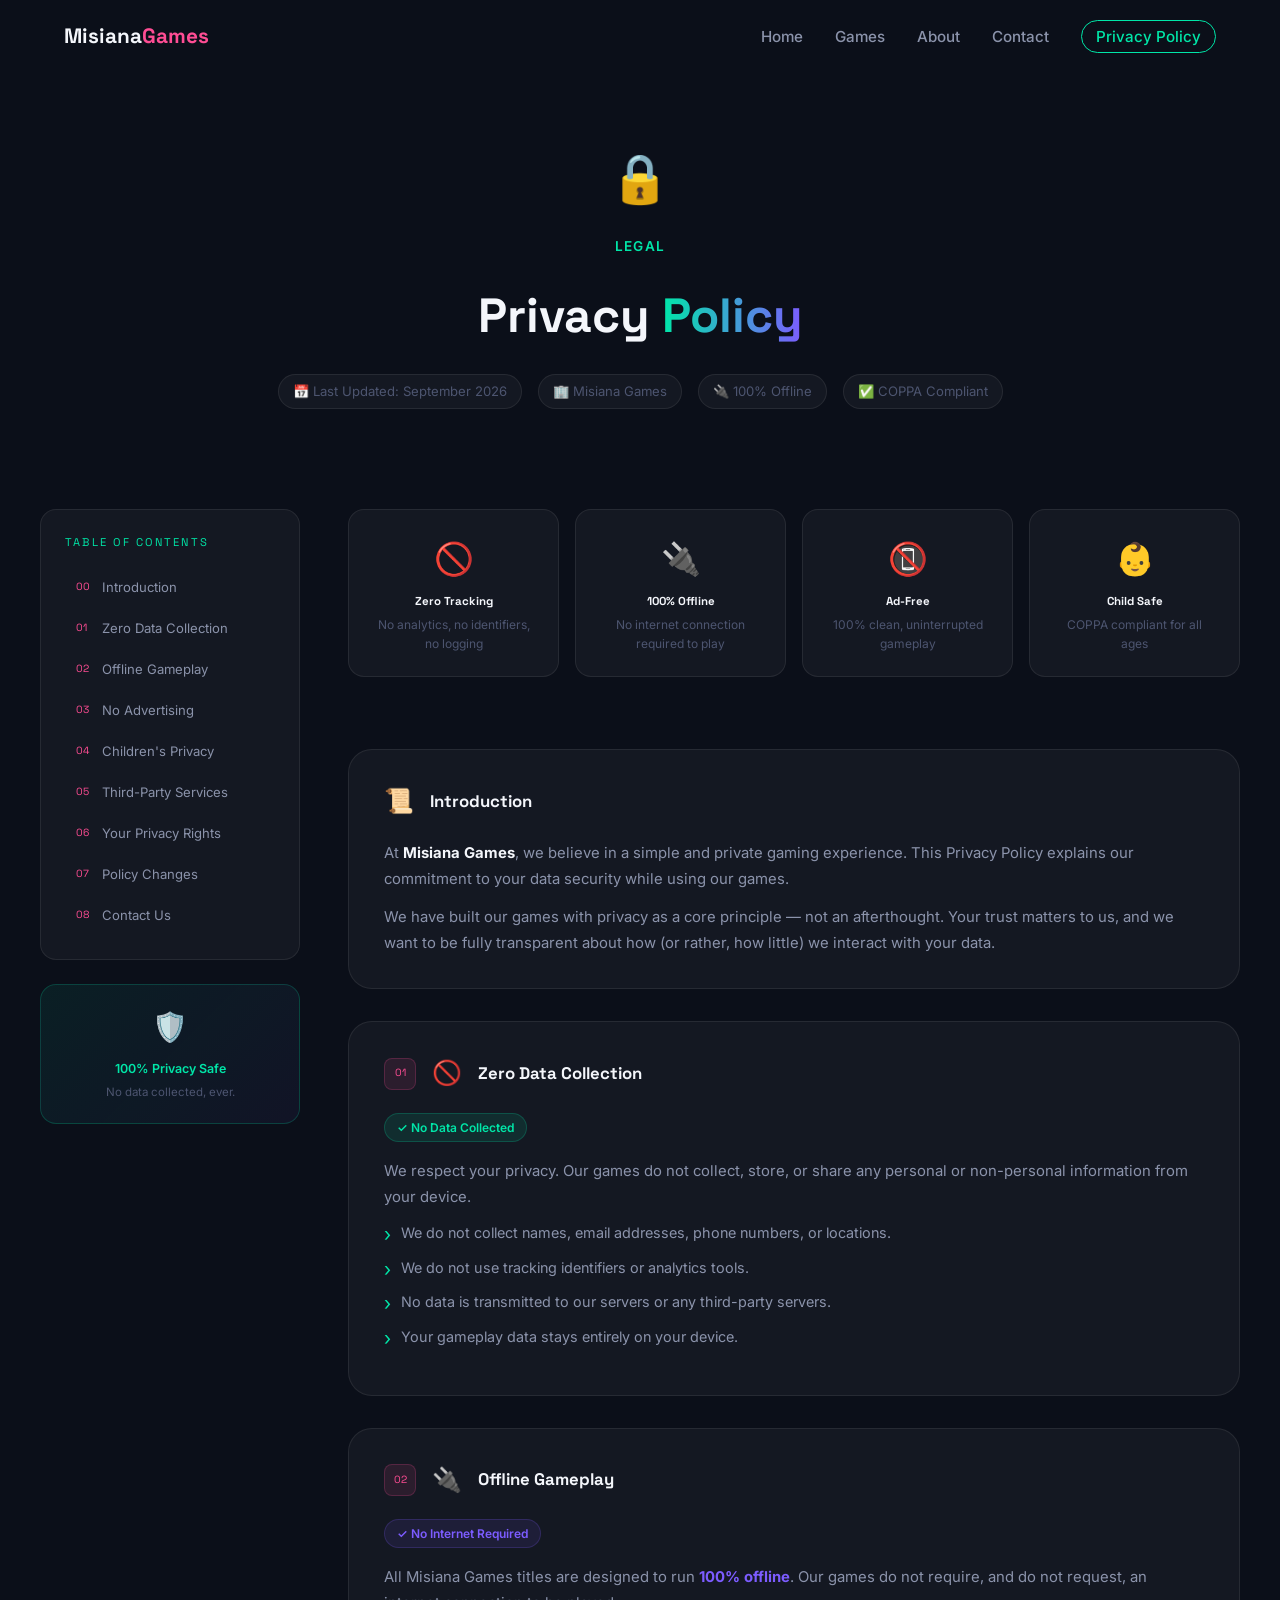
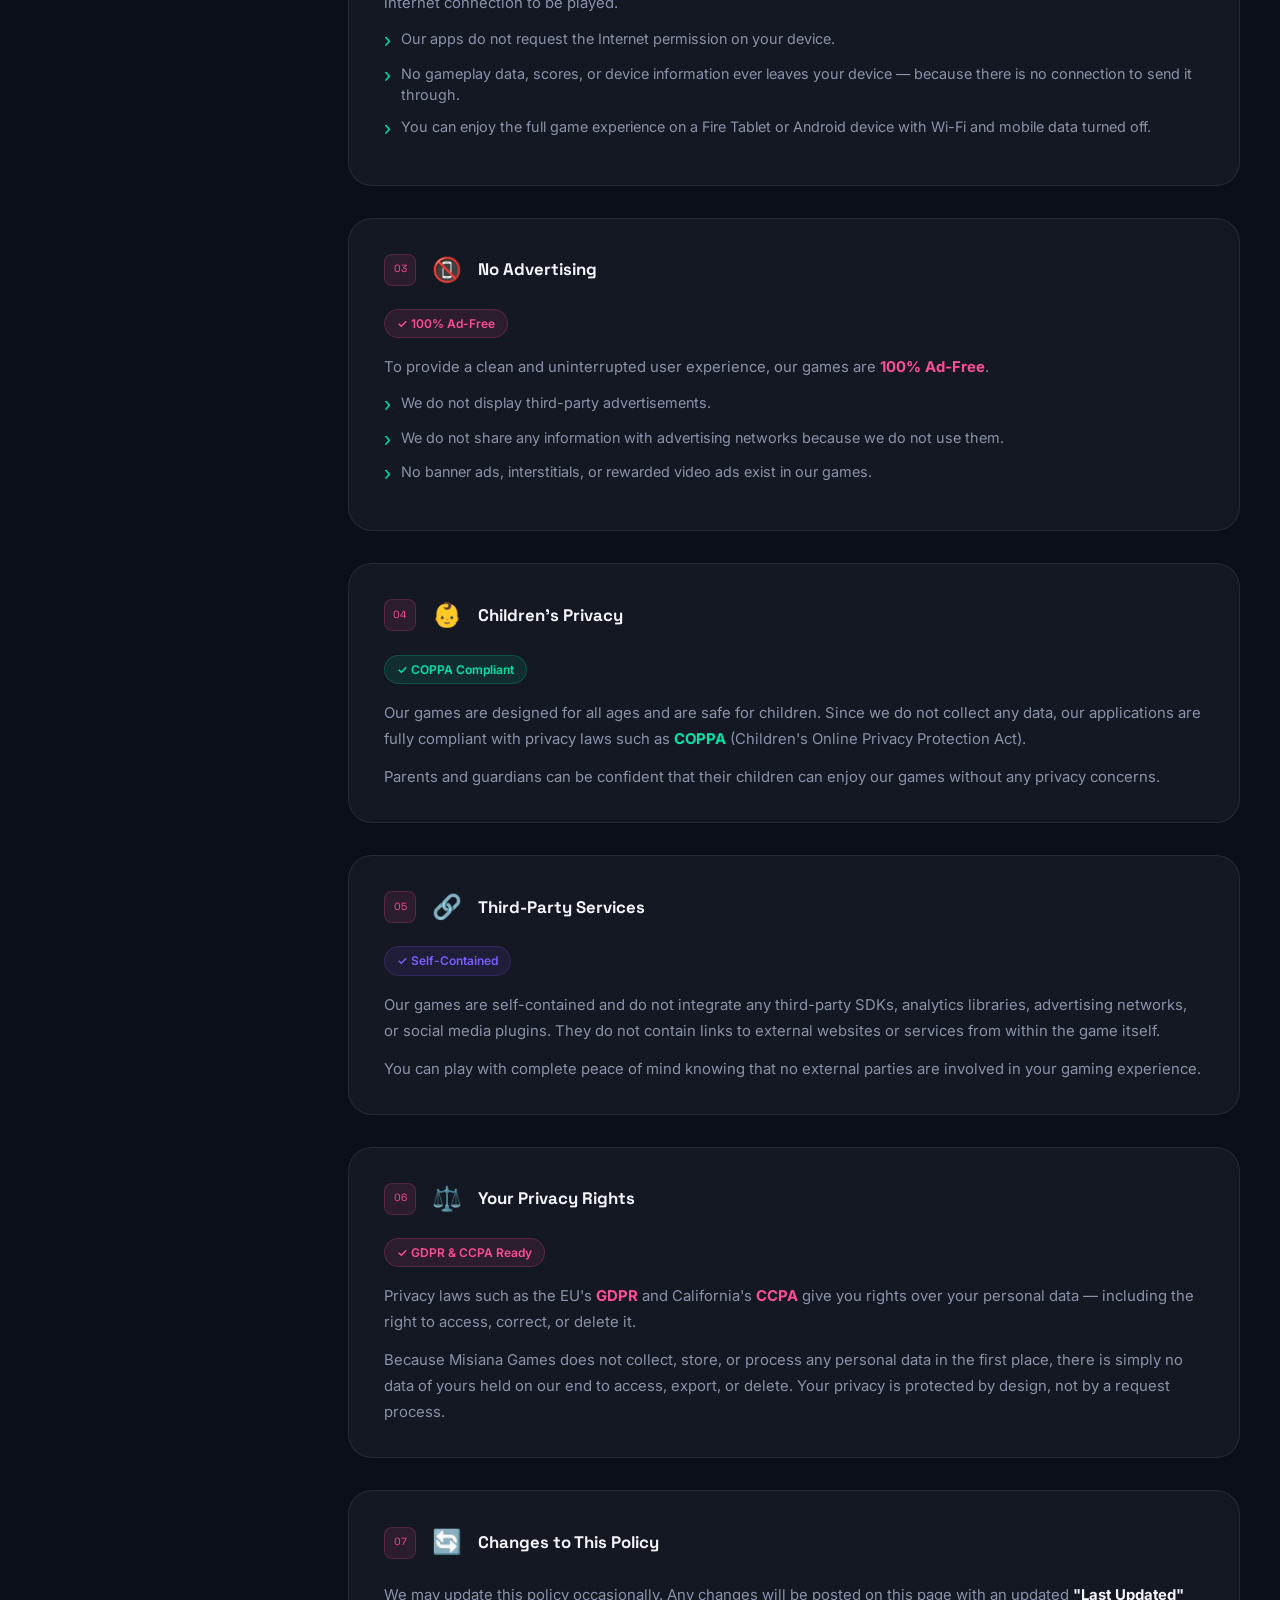
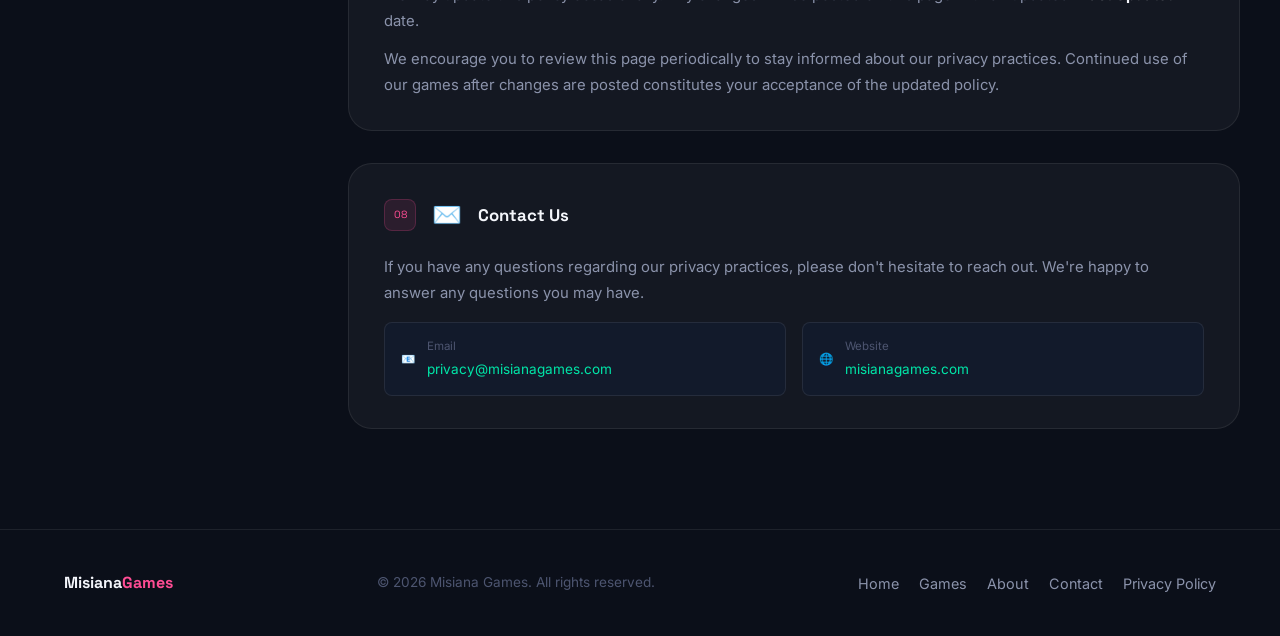
<file: privacy-policy.html>
<!DOCTYPE html>
<html lang="en">
<head>
  <meta charset="UTF-8" />
  <meta name="viewport" content="width=device-width, initial-scale=1.0"/>
  <meta name="description" content="Misiana Games Privacy Policy — our offline games collect no data, show no ads, and use no trackers. Read our full commitment to your privacy."/>
  <link rel="canonical" href="https://misianagames.com/privacy-policy.html"/>
  <title>Privacy Policy – Misiana Games</title>
  <link rel="preconnect" href="https://fonts.googleapis.com"/>
  <link rel="preconnect" href="https://fonts.gstatic.com" crossorigin/>
  <link href="https://fonts.googleapis.com/css2?family=Space+Grotesk:wght@500;700;800&family=Inter:wght@300;400;500;600;700&display=swap" rel="stylesheet"/>
  <link rel="stylesheet" href="style.css"/>
  <style>
    /* ── Privacy Page Specific ── */
    .pp-hero {
      padding: 140px 0 60px;
      text-align: center;
    }
    .pp-hero-icon {
      font-size: 3rem;
      display: block;
      margin-bottom: 1rem;
    }
    .pp-hero h1 {
      font-family: var(--font-display);
      font-size: clamp(2rem, 5vw, 3rem);
      font-weight: 800;
      margin: 0.5rem 0 1.25rem;
    }
    .pp-hero-meta {
      display: flex;
      align-items: center;
      justify-content: center;
      gap: 1rem;
      flex-wrap: wrap;
      color: var(--text-muted);
      font-size: 0.82rem;
    }
    .pp-meta-item {
      display: flex;
      align-items: center;
      gap: 6px;
      background: var(--bg-card);
      border: 1px solid var(--border);
      padding: 6px 14px;
      border-radius: 50px;
    }

    /* ── Content Layout ── */
    .pp-layout {
      display: grid;
      grid-template-columns: 260px 1fr;
      gap: 3rem;
      align-items: start;
      padding: 40px 0 100px;
    }
    @media (max-width: 860px) {
      .pp-layout { grid-template-columns: 1fr; }
      .pp-sidebar { display: none; }
    }

    /* ── Sidebar TOC ── */
    .pp-sidebar { position: sticky; top: 100px; }
    .toc-box {
      background: var(--bg-card);
      border: 1px solid var(--border);
      border-radius: var(--radius-md);
      padding: 1.5rem;
    }
    .toc-title {
      font-family: var(--font-display);
      font-size: 0.7rem;
      letter-spacing: 0.2em;
      text-transform: uppercase;
      color: var(--accent-teal);
      margin-bottom: 1rem;
    }
    .toc-list { list-style: none; display: flex; flex-direction: column; gap: 2px; }
    .toc-list a {
      display: flex;
      align-items: center;
      gap: 8px;
      text-decoration: none;
      color: var(--text-secondary);
      font-size: 0.82rem;
      padding: 8px 10px;
      border-radius: var(--radius-sm);
      transition: var(--transition);
      border: 1px solid transparent;
    }
    .toc-list a:hover {
      color: var(--text-primary);
      background: var(--bg-card-hover);
      border-color: var(--border);
    }
    .toc-num {
      font-family: var(--font-display);
      font-size: 0.65rem;
      color: var(--accent-pink);
      min-width: 18px;
    }
    .toc-highlight-box {
      margin-top: 1.5rem;
      background: linear-gradient(135deg, rgba(0,230,168,0.08), rgba(124,92,255,0.06));
      border: 1px solid rgba(0,230,168,0.2);
      border-radius: var(--radius-md);
      padding: 1.2rem;
      text-align: center;
    }
    .toc-highlight-box .badge-icon { font-size: 1.8rem; display: block; margin-bottom: 0.5rem; }
    .toc-highlight-box p { font-size: 0.78rem; color: var(--accent-teal); font-weight: 600; }
    .toc-highlight-box span { font-size: 0.72rem; color: var(--text-muted); }

    /* ── Article ── */
    .pp-article { display: flex; flex-direction: column; gap: 2rem; }
    .pp-section {
      background: var(--bg-card);
      border: 1px solid var(--border);
      border-radius: var(--radius-lg);
      padding: 2rem 2.2rem;
      transition: border-color 0.3s ease;
      scroll-margin-top: 100px;
    }
    .pp-section:hover { border-color: var(--border-glow); }
    .pp-section-header { display: flex; align-items: center; gap: 1rem; margin-bottom: 1.25rem; }
    .pp-section-num {
      font-family: var(--font-display);
      font-size: 0.65rem;
      color: var(--accent-pink);
      background: rgba(255,77,148,0.1);
      border: 1px solid rgba(255,77,148,0.2);
      width: 32px; height: 32px;
      border-radius: 8px;
      display: flex;
      align-items: center;
      justify-content: center;
      flex-shrink: 0;
    }
    .pp-section-icon { font-size: 1.5rem; flex-shrink: 0; }
    .pp-section h2 {
      font-family: var(--font-display);
      font-size: 1.05rem;
      font-weight: 700;
      color: var(--text-primary);
    }
    .pp-section p {
      color: var(--text-secondary);
      font-size: 0.93rem;
      line-height: 1.75;
      margin-bottom: 0.75rem;
    }
    .pp-section p:last-child { margin-bottom: 0; }

    .pp-bullets { list-style: none; display: flex; flex-direction: column; gap: 0.6rem; margin: 0.75rem 0; }
    .pp-bullets li {
      display: flex;
      align-items: flex-start;
      gap: 10px;
      color: var(--text-secondary);
      font-size: 0.9rem;
      line-height: 1.5;
    }
    .pp-bullets li::before {
      content: '›';
      color: var(--accent-teal);
      font-size: 1.2rem;
      line-height: 1.3;
      flex-shrink: 0;
    }

    .pp-badge {
      display: inline-flex;
      align-items: center;
      gap: 6px;
      font-size: 0.75rem;
      font-weight: 600;
      padding: 4px 12px;
      border-radius: 50px;
      margin-bottom: 1rem;
    }
    .pp-badge-teal {
      background: rgba(0,230,168,0.1);
      color: var(--accent-teal);
      border: 1px solid rgba(0,230,168,0.2);
    }
    .pp-badge-violet {
      background: rgba(124,92,255,0.1);
      color: var(--accent-violet);
      border: 1px solid rgba(124,92,255,0.2);
    }
    .pp-badge-pink {
      background: rgba(255,77,148,0.1);
      color: var(--accent-pink);
      border: 1px solid rgba(255,77,148,0.2);
    }

    .pp-contact-grid { display: grid; grid-template-columns: 1fr 1fr; gap: 1rem; margin-top: 1rem; }
    @media (max-width: 500px) { .pp-contact-grid { grid-template-columns: 1fr; } }
    .pp-contact-item {
      display: flex;
      align-items: center;
      gap: 12px;
      background: var(--bg-secondary);
      border: 1px solid var(--border);
      border-radius: var(--radius-sm);
      padding: 14px 16px;
      transition: var(--transition);
    }
    .pp-contact-item:hover { border-color: var(--border-glow); }
    .pp-contact-item a { color: var(--accent-teal); text-decoration: none; font-size: 0.85rem; transition: var(--transition); }
    .pp-contact-item a:hover { color: var(--accent-pink); }
    .pp-contact-item span { font-size: 0.72rem; color: var(--text-muted); display: block; }
    .pp-contact-icon { font-size: 1.3rem; }

    /* ── Summary Cards ── */
    .pp-summary { display: grid; grid-template-columns: repeat(4, 1fr); gap: 1rem; margin-bottom: 2.5rem; }
    @media (max-width: 860px) { .pp-summary { grid-template-columns: repeat(2, 1fr); } }
    @media (max-width: 480px) { .pp-summary { grid-template-columns: 1fr; } }
    .summary-card {
      background: var(--bg-card);
      border: 1px solid var(--border);
      border-radius: var(--radius-md);
      padding: 1.4rem;
      text-align: center;
      transition: var(--transition);
    }
    .summary-card:hover { transform: translateY(-4px); border-color: var(--border-glow); }
    .summary-card .sc-icon { font-size: 2rem; display: block; margin-bottom: 0.5rem; }
    .summary-card .sc-title {
      font-family: var(--font-display);
      font-size: 0.72rem;
      font-weight: 700;
      color: var(--text-primary);
      margin-bottom: 0.3rem;
    }
    .summary-card .sc-desc { font-size: 0.75rem; color: var(--text-muted); }
  </style>
</head>
<body>

  <!-- ===================== HEADER / NAV ===================== -->
  <header id="main-header">
    <nav class="navbar container">
      <a href="index.html" class="logo" style="text-decoration:none;">
        <span class="logo-text">Misiana<span class="logo-accent">Games</span></span>
      </a>
      <ul class="nav-links" id="nav-links">
        <li><a href="index.html#home" class="nav-link">Home</a></li>
        <li><a href="index.html#games" class="nav-link">Games</a></li>
        <li><a href="index.html#about" class="nav-link">About</a></li>
        <li><a href="index.html#contact" class="nav-link">Contact</a></li>
        <li><a href="privacy-policy.html" class="nav-link nav-link-pp active">Privacy Policy</a></li>
      </ul>
      <button class="hamburger" id="hamburger" aria-label="Open menu" aria-expanded="false">
        <span></span><span></span><span></span>
      </button>
    </nav>
  </header>

  <!-- ===================== HERO ===================== -->
  <section class="pp-hero">
    <div class="container">
      <span class="pp-hero-icon">🔒</span>
      <div class="section-tag">Legal</div>
      <h1>Privacy <span class="gradient-text">Policy</span></h1>
      <div class="pp-hero-meta">
        <div class="pp-meta-item">📅 Last Updated: September 2026</div>
        <div class="pp-meta-item">🏢 Misiana Games</div>
        <div class="pp-meta-item">🔌 100% Offline</div>
        <div class="pp-meta-item">✅ COPPA Compliant</div>
      </div>
    </div>
  </section>

  <!-- ===================== LAYOUT ===================== -->
  <div class="container pp-layout">

    <!-- Sidebar -->
    <aside class="pp-sidebar">
      <div class="toc-box">
        <p class="toc-title">Table of Contents</p>
        <ul class="toc-list">
          <li><a href="#section-intro"><span class="toc-num">00</span> Introduction</a></li>
          <li><a href="#section-1"><span class="toc-num">01</span> Zero Data Collection</a></li>
          <li><a href="#section-2"><span class="toc-num">02</span> Offline Gameplay</a></li>
          <li><a href="#section-3"><span class="toc-num">03</span> No Advertising</a></li>
          <li><a href="#section-4"><span class="toc-num">04</span> Children's Privacy</a></li>
          <li><a href="#section-5"><span class="toc-num">05</span> Third-Party Services</a></li>
          <li><a href="#section-6"><span class="toc-num">06</span> Your Privacy Rights</a></li>
          <li><a href="#section-7"><span class="toc-num">07</span> Policy Changes</a></li>
          <li><a href="#section-8"><span class="toc-num">08</span> Contact Us</a></li>
        </ul>
      </div>

      <div class="toc-highlight-box">
        <span class="badge-icon">🛡️</span>
        <p>100% Privacy Safe</p>
        <span>No data collected, ever.</span>
      </div>
    </aside>

    <!-- Article -->
    <article class="pp-article">

      <!-- Summary Cards -->
      <div class="pp-summary">
        <div class="summary-card">
          <span class="sc-icon">🚫</span>
          <p class="sc-title">Zero Tracking</p>
          <p class="sc-desc">No analytics, no identifiers, no logging</p>
        </div>
        <div class="summary-card">
          <span class="sc-icon">🔌</span>
          <p class="sc-title">100% Offline</p>
          <p class="sc-desc">No internet connection required to play</p>
        </div>
        <div class="summary-card">
          <span class="sc-icon">📵</span>
          <p class="sc-title">Ad-Free</p>
          <p class="sc-desc">100% clean, uninterrupted gameplay</p>
        </div>
        <div class="summary-card">
          <span class="sc-icon">👶</span>
          <p class="sc-title">Child Safe</p>
          <p class="sc-desc">COPPA compliant for all ages</p>
        </div>
      </div>

      <!-- Intro -->
      <div class="pp-section" id="section-intro">
        <div class="pp-section-header">
          <span class="pp-section-icon">📜</span>
          <h2>Introduction</h2>
        </div>
        <p>
          At <strong style="color:var(--text-primary);">Misiana Games</strong>, we believe in a simple and private gaming experience.
          This Privacy Policy explains our commitment to your data security while using our games.
        </p>
        <p>
          We have built our games with privacy as a core principle — not an afterthought.
          Your trust matters to us, and we want to be fully transparent about how (or rather, how little) we interact with your data.
        </p>
      </div>

      <!-- Section 1 -->
      <div class="pp-section" id="section-1">
        <div class="pp-section-header">
          <span class="pp-section-num">01</span>
          <span class="pp-section-icon">🚫</span>
          <h2>Zero Data Collection</h2>
        </div>
        <span class="pp-badge pp-badge-teal">✓ No Data Collected</span>
        <p>
          We respect your privacy. Our games do not collect, store, or share any personal or non-personal information from your device.
        </p>
        <ul class="pp-bullets">
          <li>We do not collect names, email addresses, phone numbers, or locations.</li>
          <li>We do not use tracking identifiers or analytics tools.</li>
          <li>No data is transmitted to our servers or any third-party servers.</li>
          <li>Your gameplay data stays entirely on your device.</li>
        </ul>
      </div>

      <!-- Section 2 -->
      <div class="pp-section" id="section-2">
        <div class="pp-section-header">
          <span class="pp-section-num">02</span>
          <span class="pp-section-icon">🔌</span>
          <h2>Offline Gameplay</h2>
        </div>
        <span class="pp-badge pp-badge-violet">✓ No Internet Required</span>
        <p>
          All Misiana Games titles are designed to run <strong style="color:var(--accent-violet);">100% offline</strong>.
          Our games do not require, and do not request, an internet connection to be played.
        </p>
        <ul class="pp-bullets">
          <li>Our apps do not request the Internet permission on your device.</li>
          <li>No gameplay data, scores, or device information ever leaves your device — because there is no connection to send it through.</li>
          <li>You can enjoy the full game experience on a Fire Tablet or Android device with Wi-Fi and mobile data turned off.</li>
        </ul>
      </div>

      <!-- Section 3 -->
      <div class="pp-section" id="section-3">
        <div class="pp-section-header">
          <span class="pp-section-num">03</span>
          <span class="pp-section-icon">📵</span>
          <h2>No Advertising</h2>
        </div>
        <span class="pp-badge pp-badge-pink">✓ 100% Ad-Free</span>
        <p>
          To provide a clean and uninterrupted user experience, our games are <strong style="color:var(--accent-pink);">100% Ad-Free</strong>.
        </p>
        <ul class="pp-bullets">
          <li>We do not display third-party advertisements.</li>
          <li>We do not share any information with advertising networks because we do not use them.</li>
          <li>No banner ads, interstitials, or rewarded video ads exist in our games.</li>
        </ul>
      </div>

      <!-- Section 4 -->
      <div class="pp-section" id="section-4">
        <div class="pp-section-header">
          <span class="pp-section-num">04</span>
          <span class="pp-section-icon">👶</span>
          <h2>Children's Privacy</h2>
        </div>
        <span class="pp-badge pp-badge-teal">✓ COPPA Compliant</span>
        <p>
          Our games are designed for all ages and are safe for children. Since we do not collect any data,
          our applications are fully compliant with privacy laws such as
          <strong style="color:var(--accent-teal);">COPPA</strong> (Children's Online Privacy Protection Act).
        </p>
        <p>
          Parents and guardians can be confident that their children can enjoy our games without any privacy concerns.
        </p>
      </div>

      <!-- Section 5 -->
      <div class="pp-section" id="section-5">
        <div class="pp-section-header">
          <span class="pp-section-num">05</span>
          <span class="pp-section-icon">🔗</span>
          <h2>Third-Party Services</h2>
        </div>
        <span class="pp-badge pp-badge-violet">✓ Self-Contained</span>
        <p>
          Our games are self-contained and do not integrate any third-party SDKs, analytics libraries,
          advertising networks, or social media plugins. They do not contain links to external websites
          or services from within the game itself.
        </p>
        <p>
          You can play with complete peace of mind knowing that no external parties are involved in your gaming experience.
        </p>
      </div>

      <!-- Section 6 -->
      <div class="pp-section" id="section-6">
        <div class="pp-section-header">
          <span class="pp-section-num">06</span>
          <span class="pp-section-icon">⚖️</span>
          <h2>Your Privacy Rights</h2>
        </div>
        <span class="pp-badge pp-badge-pink">✓ GDPR &amp; CCPA Ready</span>
        <p>
          Privacy laws such as the EU's <strong style="color:var(--accent-pink);">GDPR</strong> and California's
          <strong style="color:var(--accent-pink);">CCPA</strong> give you rights over your personal data —
          including the right to access, correct, or delete it.
        </p>
        <p>
          Because Misiana Games does not collect, store, or process any personal data in the first place, there is
          simply no data of yours held on our end to access, export, or delete. Your privacy is protected by design,
          not by a request process.
        </p>
      </div>

      <!-- Section 7 -->
      <div class="pp-section" id="section-7">
        <div class="pp-section-header">
          <span class="pp-section-num">07</span>
          <span class="pp-section-icon">🔄</span>
          <h2>Changes to This Policy</h2>
        </div>
        <p>
          We may update this policy occasionally. Any changes will be posted on this page with an updated
          <strong style="color:var(--text-primary);">"Last Updated"</strong> date.
        </p>
        <p>
          We encourage you to review this page periodically to stay informed about our privacy practices.
          Continued use of our games after changes are posted constitutes your acceptance of the updated policy.
        </p>
      </div>

      <!-- Section 8 — Contact -->
      <div class="pp-section" id="section-8">
        <div class="pp-section-header">
          <span class="pp-section-num">08</span>
          <span class="pp-section-icon">✉️</span>
          <h2>Contact Us</h2>
        </div>
        <p>
          If you have any questions regarding our privacy practices, please don't hesitate to reach out.
          We're happy to answer any questions you may have.
        </p>
        <div class="pp-contact-grid">
          <div class="pp-contact-item">
            <span class="pp-contact-icon">📧</span>
            <div>
              <span>Email</span>
              <a href="mailto:privacy@misianagames.com">privacy@misianagames.com</a>
            </div>
          </div>
          <div class="pp-contact-item">
            <span class="pp-contact-icon">🌐</span>
            <div>
              <span>Website</span>
              <a href="https://misianagames.com" target="_blank" rel="noopener">misianagames.com</a>
            </div>
          </div>
        </div>
      </div>

    </article>
  </div>

  <!-- ===================== FOOTER ===================== -->
  <footer class="footer">
    <div class="container footer-inner">
      <div class="footer-logo">Misiana<span class="logo-accent">Games</span></div>
      <p class="footer-copy">© 2026 Misiana Games. All rights reserved.</p>
      <div class="footer-links">
        <a href="index.html#home">Home</a>
        <a href="index.html#games">Games</a>
        <a href="index.html#about">About</a>
        <a href="index.html#contact">Contact</a>
        <a href="privacy-policy.html">Privacy Policy</a>
      </div>
    </div>
  </footer>

  <script src="script.js"></script>
</body>
</html>
</file>
<file: style.css>
/* ============================================================
   Misiana Games — style.css
   ============================================================ */

/* ── Reset & Base ── */
* { margin: 0; padding: 0; box-sizing: border-box; }

:root {
  /* Backgrounds */
  --bg-primary:    #0b0f19;
  --bg-secondary:  #121a2b;
  --bg-card:       rgba(255,255,255,0.04);
  --bg-card-hover: rgba(255,255,255,0.07);

  /* Accents — teal / pink / violet */
  --accent-teal:   #00e6a8;
  --accent-pink:   #ff4d94;
  --accent-violet: #7c5cff;

  /* Text */
  --text-primary:   #f4f6fb;
  --text-secondary: #8b93ab;
  --text-muted:     #4d5570;

  --border:      rgba(255,255,255,0.08);
  --border-glow: rgba(0,230,168,0.3);

  --font-display: 'Space Grotesk', sans-serif;
  --font-body:    'Inter', sans-serif;

  --radius-sm: 8px;
  --radius-md: 16px;
  --radius-lg: 24px;
  --radius-xl: 32px;

  --shadow-card: 0 20px 60px rgba(0,0,0,0.5);
  --shadow-glow: 0 0 40px rgba(0,230,168,0.2);
  --transition:  0.3s cubic-bezier(0.4, 0, 0.2, 1);
}

html { scroll-behavior: smooth; }

body {
  font-family: var(--font-body);
  background: var(--bg-primary);
  color: var(--text-primary);
  line-height: 1.6;
  overflow-x: hidden;
}

.container {
  max-width: 1200px;
  margin-inline: auto;
  padding-inline: 24px;
}

/* ── Typography ── */
.section-tag {
  display: inline-block;
  font-size: 0.85rem;
  font-weight: 600;
  letter-spacing: 0.08em;
  text-transform: uppercase;
  color: var(--accent-teal);
  margin-bottom: 12px;
}

.section-title {
  font-family: var(--font-display);
  font-size: clamp(1.8rem, 4vw, 2.6rem);
  font-weight: 700;
  margin-bottom: 16px;
}

.section-subtitle {
  color: var(--text-secondary);
  font-size: 1.05rem;
  max-width: 560px;
}

.gradient-text {
  background: linear-gradient(90deg, var(--accent-teal), var(--accent-violet));
  -webkit-background-clip: text;
  background-clip: text;
  color: transparent;
}

/* ── Buttons ── */
.btn {
  display: inline-flex;
  align-items: center;
  gap: 8px;
  padding: 14px 28px;
  border-radius: var(--radius-sm);
  font-family: var(--font-body);
  font-weight: 600;
  font-size: 0.95rem;
  text-decoration: none;
  cursor: pointer;
  border: none;
  transition: var(--transition);
}

.btn-primary {
  background: linear-gradient(135deg, var(--accent-teal), var(--accent-violet));
  color: #05100c;
}
.btn-primary:hover {
  transform: translateY(-2px);
  box-shadow: var(--shadow-glow);
}

.btn-ghost {
  background: transparent;
  color: var(--text-primary);
  border: 1px solid var(--border);
}
.btn-ghost:hover {
  border-color: var(--accent-teal);
  color: var(--accent-teal);
}

.btn-lg { padding: 18px 44px; font-size: 1.05rem; }

/* ── HEADER ── */
#main-header {
  position: fixed;
  top: 0; left: 0; right: 0;
  z-index: 1000;
  padding: 20px 0;
  transition: var(--transition);
}
#main-header.scrolled {
  background: rgba(11,15,25,0.85);
  backdrop-filter: blur(12px);
  border-bottom: 1px solid var(--border);
  padding: 14px 0;
}

.navbar {
  display: flex;
  align-items: center;
  justify-content: space-between;
}

.logo-text {
  font-family: var(--font-display);
  font-weight: 700;
  font-size: 1.3rem;
  color: var(--text-primary);
}
.logo-accent { color: var(--accent-pink); }

.nav-links {
  display: flex;
  gap: 32px;
  list-style: none;
}

.nav-link {
  color: var(--text-secondary);
  text-decoration: none;
  font-size: 0.95rem;
  font-weight: 500;
  position: relative;
  transition: var(--transition);
}
.nav-link::after {
  content: '';
  position: absolute;
  bottom: -6px; left: 0;
  width: 0; height: 2px;
  background: var(--accent-teal);
  transition: var(--transition);
}
.nav-link:hover, .nav-link.active { color: var(--text-primary); }
.nav-link:hover::after, .nav-link.active::after { width: 100%; }

.nav-link-pp {
  padding: 6px 14px;
  border: 1px solid var(--border);
  border-radius: 100px;
}
.nav-link-pp::after { display: none !important; }
.nav-link-pp:hover, .nav-link-pp.active {
  border-color: var(--accent-teal);
  color: var(--accent-teal);
}

.hamburger {
  display: none;
  flex-direction: column;
  gap: 5px;
  background: none;
  border: none;
  cursor: pointer;
  padding: 8px;
}
.hamburger span {
  width: 24px; height: 2px;
  background: var(--text-primary);
  border-radius: 2px;
}

/* ── HERO ── */
.hero {
  min-height: 100vh;
  display: flex;
  align-items: center;
  padding-top: 100px;
  position: relative;
}

.hero-content { max-width: 700px; }

.hero-badge {
  display: inline-block;
  padding: 8px 18px;
  border: 1px solid var(--border);
  border-radius: 100px;
  font-size: 0.85rem;
  color: var(--accent-teal);
  margin-bottom: 24px;
}

.hero-title {
  font-family: var(--font-display);
  font-size: clamp(2.4rem, 6vw, 4rem);
  font-weight: 800;
  line-height: 1.1;
  margin-bottom: 20px;
}

.hero-subtitle {
  color: var(--text-secondary);
  font-size: 1.1rem;
  max-width: 500px;
  margin-bottom: 36px;
}

.hero-cta {
  display: flex;
  gap: 16px;
  margin-bottom: 48px;
  flex-wrap: wrap;
}

.hero-stats {
  display: flex;
  gap: 40px;
}

.stat-number {
  display: block;
  font-family: var(--font-display);
  font-size: 2rem;
  font-weight: 700;
  color: var(--accent-teal);
}

.stat-label {
  color: var(--text-secondary);
  font-size: 0.85rem;
}

/* ── GAMES SECTION ── */
.games-section {
  padding: 100px 0;
}

.section-header {
  text-align: center;
  margin-bottom: 56px;
}
.section-header .section-subtitle { margin-inline: auto; }

.games-grid {
  display: grid;
  grid-template-columns: repeat(2, 1fr);
  gap: 32px;
}

/* ── GAME CARD ── */
.game-card {
  position: relative;
  background: var(--bg-card);
  border: 1px solid var(--border);
  border-radius: var(--radius-lg);
  overflow: hidden;
  transition: var(--transition);
}
.game-card:hover {
  background: var(--bg-card-hover);
  border-color: var(--border-glow);
  transform: translateY(-6px);
  box-shadow: var(--shadow-card);
}

.card-badge {
  position: absolute;
  z-index: 2;
  margin: 16px;
  padding: 6px 14px;
  border-radius: 100px;
  font-size: 0.75rem;
  font-weight: 600;
  background: rgba(0,230,168,0.15);
  color: var(--accent-teal);
  border: 1px solid rgba(0,230,168,0.3);
}

.card-image-wrap {
  position: relative;
  aspect-ratio: 1024 / 500; /* matches Amazon Appstore promo image dimensions */
  overflow: hidden;
}

.card-image {
  width: 100%;
  height: 100%;
  object-fit: cover;
  transition: var(--transition);
}
.game-card:hover .card-image { transform: scale(1.05); }

.card-body { padding: 28px; }

.card-title {
  font-family: var(--font-display);
  font-size: 1.4rem;
  font-weight: 700;
  margin-bottom: 12px;
}

.card-desc {
  color: var(--text-secondary);
  font-size: 0.95rem;
  margin-bottom: 20px;
}

.card-tags {
  display: flex;
  gap: 8px;
  margin-bottom: 24px;
  flex-wrap: wrap;
}

.tag {
  padding: 4px 12px;
  border-radius: 100px;
  font-size: 0.75rem;
  background: var(--bg-secondary);
  color: var(--text-secondary);
  border: 1px solid var(--border);
}

.btn-amazon {
  display: flex;
  align-items: center;
  justify-content: center;
  gap: 8px;
  width: 100%;
  padding: 14px;
  border-radius: var(--radius-sm);
  background: var(--bg-secondary);
  color: var(--text-primary);
  text-decoration: none;
  font-weight: 600;
  font-size: 0.9rem;
  border: 1px solid var(--border);
  transition: var(--transition);
}
.btn-amazon:hover {
  border-color: var(--accent-pink);
  color: var(--accent-pink);
}

/* ── ABOUT ── */
.about-section {
  padding: 100px 0;
  background: var(--bg-secondary);
}

.about-inner {
  display: grid;
  grid-template-columns: 1fr;
  max-width: 700px;
}

.about-desc {
  color: var(--text-secondary);
  margin-bottom: 28px;
}

.about-list {
  list-style: none;
  margin-bottom: 32px;
}
.about-list li {
  padding: 10px 0;
  color: var(--text-secondary);
  border-bottom: 1px solid var(--border);
}
.about-list li::before {
  content: '→';
  color: var(--accent-teal);
  margin-right: 10px;
}

/* ── CTA BANNER ── */
.cta-banner {
  padding: 90px 0;
  text-align: center;
  background: linear-gradient(135deg, rgba(0,230,168,0.08), rgba(124,92,255,0.08));
}

.cta-title {
  font-family: var(--font-display);
  font-size: clamp(1.8rem, 4vw, 2.6rem);
  margin-bottom: 12px;
}

.cta-sub {
  color: var(--text-secondary);
  margin-bottom: 32px;
}

/* ── CONTACT ── */
.contact-section { padding: 100px 0; }

.contact-grid {
  display: grid;
  grid-template-columns: repeat(3, 1fr);
  gap: 24px;
}

.contact-card {
  padding: 32px;
  background: var(--bg-card);
  border: 1px solid var(--border);
  border-radius: var(--radius-md);
  text-align: center;
  transition: var(--transition);
}
.contact-card:hover {
  border-color: var(--border-glow);
  transform: translateY(-4px);
}
.contact-card h3 {
  font-family: var(--font-display);
  margin-bottom: 8px;
}
.contact-card p, .contact-card a {
  color: var(--text-secondary);
  text-decoration: none;
  font-size: 0.95rem;
}
.contact-card a:hover { color: var(--accent-teal); }

/* ── FOOTER ── */
.footer {
  padding: 40px 0;
  border-top: 1px solid var(--border);
}

.footer-inner {
  display: flex;
  align-items: center;
  justify-content: space-between;
  gap: 16px;
  flex-wrap: wrap;
}

.footer-logo {
  font-family: var(--font-display);
  font-weight: 700;
  color: var(--text-primary);
}

.footer-copy {
  color: var(--text-muted);
  font-size: 0.85rem;
}

.footer-links {
  display: flex;
  gap: 20px;
}
.footer-links a {
  color: var(--text-secondary);
  text-decoration: none;
  font-size: 0.9rem;
}
.footer-links a:hover { color: var(--accent-teal); }

/* ── Animations ── */
@keyframes fadeInUp {
  from { opacity: 0; transform: translateY(20px); }
  to   { opacity: 1; transform: translateY(0); }
}

.game-card {
  opacity: 0;
  animation: fadeInUp 0.6s ease forwards;
}
.game-card:nth-child(2) { animation-delay: 0.15s; }

/* ── Scrollbar ── */
::-webkit-scrollbar { width: 6px; }
::-webkit-scrollbar-track { background: var(--bg-primary); }
::-webkit-scrollbar-thumb { background: var(--border); border-radius: 3px; }
::-webkit-scrollbar-thumb:hover { background: var(--accent-teal); }

/* ── RESPONSIVE ── */
@media (max-width: 1024px) {
  .games-grid { grid-template-columns: repeat(2, 1fr); gap: 24px; }
  .contact-grid { grid-template-columns: repeat(3, 1fr); gap: 16px; }
}

@media (max-width: 768px) {
  .hamburger { display: flex; }

  .nav-links {
    position: fixed;
    inset: 0;
    top: 68px;
    background: rgba(11,15,25,0.97);
    backdrop-filter: blur(20px);
    flex-direction: column;
    align-items: center;
    justify-content: center;
    gap: 2rem;
    font-size: 1.2rem;
    transform: translateX(100%);
    transition: transform 0.4s ease;
    z-index: 999;
  }
  .nav-links.open { transform: translateX(0); }

  .hero-title { font-size: 2.4rem; }
  .hero-stats { gap: 24px; }
  .games-grid { grid-template-columns: 1fr; }
  .contact-grid { grid-template-columns: 1fr; }
  .footer-inner { flex-direction: column; text-align: center; }
}
</file>
